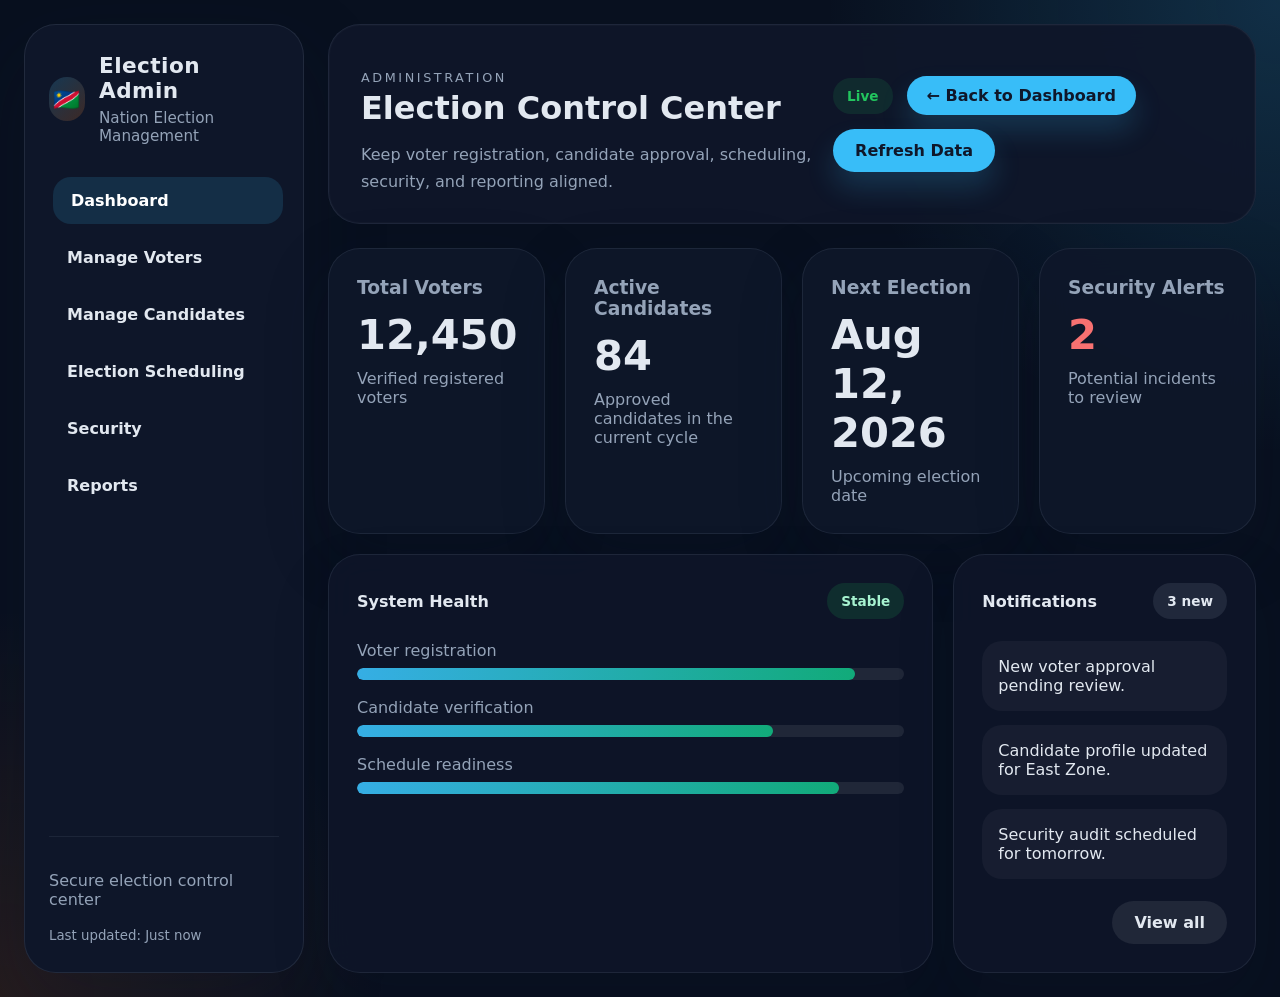
<file: admin.html>
﻿<!DOCTYPE html>
<html lang="en">
<head>
    <meta charset="UTF-8">
    <meta name="viewport" content="width=device-width, initial-scale=1.0">
    <title>Election Admin Dashboard</title>
    <link rel="stylesheet" href="admin.css">
</head>
<body>
    <div class="dashboard-shell">
        <aside class="sidebar">
            <a href="dash.html" style="text-decoration: none; color: inherit;">
                <div class="brand">
                    <div class="brand-icon">🇳🇦</div>
                    <div>
                        <h1>Election Admin</h1>
                        <p>Nation Election Management</p>
                    </div>
                </div>
            </a>

            <nav class="nav-menu">
                <button class="nav-item active" data-target="dashboard">Dashboard</button>
                <button class="nav-item" data-target="voters">Manage Voters</button>
                <button class="nav-item" data-target="candidates">Manage Candidates</button>
                <button class="nav-item" data-target="schedule">Election Scheduling</button>
                <button class="nav-item" data-target="security">Security</button>
                <button class="nav-item" data-target="reports">Reports</button>
            </nav>

            <div class="sidebar-footer">
                <p>Secure election control center</p>
                <small>Last updated: <span id="last-updated">Just now</span></small>
            </div>
        </aside>

        <main class="main-panel">
            <header class="topbar">
                <div>
                    <p class="eyebrow">Administration</p>
                    <h2>Election Control Center</h2>
                    <p>Keep voter registration, candidate approval, scheduling, security, and reporting aligned.</p>
                </div>
                <div class="top-right">
                    <div class="status-chip active-chip">Live</div>
                    <a href="dash.html" class="primary" style="text-decoration: none; padding: 10px 20px; display: inline-block;">← Back to Dashboard</a>
                    <button class="primary" id="refresh-button">Refresh Data</button>
                </div>
            </header>

            <section id="dashboard" class="content-panel active-panel">
                <div class="card-grid">
                    <article class="stat-card animate-card">
                        <h3>Total Voters</h3>
                        <p class="stat-number" id="voter-count">12,450</p>
                        <span class="stat-meta">Verified registered voters</span>
                    </article>
                    <article class="stat-card animate-card">
                        <h3>Active Candidates</h3>
                        <p class="stat-number" id="candidate-count">84</p>
                        <span class="stat-meta">Approved candidates in the current cycle</span>
                    </article>
                    <article class="stat-card animate-card">
                        <h3>Next Election</h3>
                        <p class="stat-number" id="next-election">Aug 12, 2026</p>
                        <span class="stat-meta">Upcoming election date</span>
                    </article>
                    <article class="stat-card animate-card">
                        <h3>Security Alerts</h3>
                        <p class="stat-number danger" id="security-alerts">2</p>
                        <span class="stat-meta">Potential incidents to review</span>
                    </article>
                </div>

                <div class="overview-grid">
                    <section class="overview-card animate-card">
                        <div class="card-header">
                            <h4>System Health</h4>
                            <span class="badge green">Stable</span>
                        </div>
                        <div class="progress-list">
                            <div>
                                <span>Voter registration</span>
                                <div class="progress-bar"><div style="width: 91%"></div></div>
                            </div>
                            <div>
                                <span>Candidate verification</span>
                                <div class="progress-bar"><div style="width: 76%"></div></div>
                            </div>
                            <div>
                                <span>Schedule readiness</span>
                                <div class="progress-bar"><div style="width: 88%"></div></div>
                            </div>
                        </div>
                    </section>

                    <section class="overview-card animate-card notifications-card">
                        <div class="card-header">
                            <h4>Notifications</h4>
                            <span class="badge">3 new</span>
                        </div>
                        <ul class="notification-list">
                            <li>New voter approval pending review.</li>
                            <li>Candidate profile updated for East Zone.</li>
                            <li>Security audit scheduled for tomorrow.</li>
                        </ul>
                        <div class="notification-actions">
                            <button class="secondary" onclick="showToast('Opening notification center')">View all</button>
                        </div>
                    </section>
                </div>
            </section>

            <section id="voters" class="content-panel">
                <div class="section-header">
                    <h3>Manage Voters</h3>
                    <button class="secondary" onclick="showToast('Search active voters')">Search Voters</button>
                </div>
                <div class="panel-card animate-card">
                    <div class="panel-row">
                        <label>Search voter by ID or name</label>
                        <input type="text" id="voter-search" placeholder="Enter voter name or ID">
                        <button class="primary" onclick="showToast('Search results updated')">Search</button>
                    </div>
                    <table>
                        <thead>
                            <tr><th>ID</th><th>Name</th><th>Status</th><th>District</th></tr>
                        </thead>
                        <tbody>
                            <tr><td>VTR-0012</td><td>Amina Okafor</td><td>Active</td><td>North Zone</td></tr>
                            <tr><td>VTR-0047</td><td>Samuel Mathews</td><td>Pending</td><td>East Zone</td></tr>
                            <tr><td>VTR-0230</td><td>Leila Ahmed</td><td>Active</td><td>Central Zone</td></tr>
                        </tbody>
                    </table>
                </div>
            </section>

            <section id="candidates" class="content-panel">
                <div class="section-header">
                    <h3>Manage Candidates</h3>
                    <button class="secondary" onclick="showToast('Candidate list refreshed')">Refresh</button>
                </div>
                <div class="panel-card animate-card">
                    <div class="panel-row">
                        <label>Filter by party or district</label>
                        <input type="text" id="candidate-search" placeholder="Enter party or district">
                        <button class="primary" onclick="showToast('Candidate filter applied')">Filter</button>
                    </div>
                    <table>
                        <thead>
                            <tr><th>ID</th><th>Name</th><th>Party</th><th>Status</th></tr>
                        </thead>
                        <tbody>
                            <tr><td>CAN-102</td><td>Mary Johnson</td><td>National Unity</td><td>Approved</td></tr>
                            <tr><td>CAN-215</td><td>Ibrahim Musa</td><td>People's Voice</td><td>Pending</td></tr>
                            <tr><td>CAN-308</td><td>Grace Chen</td><td>Progress Alliance</td><td>Approved</td></tr>
                        </tbody>
                    </table>
                </div>
            </section>

            <section id="schedule" class="content-panel">
                <div class="section-header">
                    <h3>Election Scheduling</h3>
                    <button class="secondary" onclick="showToast('Scheduling tools ready')">New Schedule</button>
                </div>
                <div class="panel-card schedule-card animate-card">
                    <form id="schedule-form" onsubmit="scheduleElection(event)">
                        <div class="form-grid">
                            <div>
                                <label>Election Name</label>
                                <input type="text" id="election-name" placeholder="General Election 2026" required>
                            </div>
                            <div>
                                <label>Election Date</label>
                                <input type="date" id="election-date" required>
                            </div>
                            <div>
                                <label>Registration Deadline</label>
                                <input type="date" id="registration-deadline" required>
                            </div>
                            <div>
                                <label>Region</label>
                                <select id="election-region" required>
                                    <option value="National">National</option>
                                    <option value="North Zone">North Zone</option>
                                    <option value="East Zone">East Zone</option>
                                    <option value="Central Zone">Central Zone</option>
                                </select>
                            </div>
                        </div>
                        <div class="form-actions">
                            <button type="submit" class="primary">Save Schedule</button>
                        </div>
                    </form>
                </div>
            </section>

            <section id="security" class="content-panel">
                <div class="section-header">
                    <h3>Security</h3>
                    <button class="secondary" onclick="showToast('Security audit launched')">Run Audit</button>
                </div>
                <div class="panel-card security-card animate-card">
                    <ul class="security-list">
                        <li><strong>Two-factor Authentication</strong><span>Enabled</span></li>
                        <li><strong>Encryption status</strong><span>Active</span></li>
                        <li><strong>Unauthorized access</strong><span>0 alerts</span></li>
                        <li><strong>System health</strong><span>Good</span></li>
                    </ul>
                    <div class="security-actions">
                        <button class="primary" onclick="showToast('Security settings updated')">Update Settings</button>
                    </div>
                </div>
            </section>

            <section id="reports" class="content-panel">
                <div class="section-header">
                    <h3>Reports</h3>
                    <div class="report-actions">
                        <button class="secondary" onclick="generateReport()">Generate Report</button>
                        <button class="secondary" onclick="downloadReport()">Download CSV</button>
                    </div>
                </div>
                <div class="panel-card animate-card">
                    <table>
                        <thead>
                            <tr><th>Report</th><th>Date</th><th>Status</th></tr>
                        </thead>
                        <tbody>
                            <tr><td>Voter Registration Summary</td><td>Mar 28, 2026</td><td>Completed</td></tr>
                            <tr><td>Candidate Approval Log</td><td>Mar 30, 2026</td><td>Completed</td></tr>
                            <tr><td>Security Audit</td><td>Apr 01, 2026</td><td>Pending</td></tr>
                        </tbody>
                    </table>
                </div>
            </section>
        </main>
    </div>

    <div id="toast" class="toast"></div>
    <script src="admin.js"></script>
</body>
</html>
</file>
<file: admin.css>
﻿:root {
    --bg: #08101f;
    --page: rgba(15, 23, 42, 0.95);
    --panel: rgba(15, 23, 42, 0.82);
    --panel-soft: rgba(30, 41, 59, 0.88);
    --text: #e2e8f0;
    --muted: #94a3b8;
    --primary: #38bdf8;
    --primary-soft: rgba(56, 189, 248, 0.18);
    --accent: #f97316;
    --success: #22c55e;
    --danger: #f87171;
}
* {
    box-sizing: border-box;
}
html, body {
    margin: 0;
    min-height: 100%;
    font-family: Inter, system-ui, sans-serif;
    color: var(--text);
    background: radial-gradient(circle at top right, rgba(56, 189, 248, 0.18), transparent 28%),
                radial-gradient(circle at bottom left, rgba(249, 115, 22, 0.12), transparent 24%),
                var(--bg);
}
button, input, select {
    font: inherit;
}
button {
    cursor: pointer;
}
.dashboard-shell {
    display: grid;
    grid-template-columns: 280px 1fr;
    min-height: 100vh;
    gap: 24px;
    padding: 24px;
}
.sidebar {
    background: rgba(15, 23, 42, 0.98);
    border: 1px solid rgba(148, 163, 184, 0.14);
    box-shadow: 0 32px 80px rgba(15, 23, 42, 0.25);
    border-radius: 32px;
    padding: 28px 24px;
    display: flex;
    flex-direction: column;
    gap: 32px;
}
.brand {
    display: flex;
    align-items: center;
    gap: 14px;
}
.brand-icon {
    width: 44px;
    height: 44px;
    border-radius: 18px;
    background: linear-gradient(135deg, rgba(56,189,248,0.2), rgba(249,115,22,0.2));
    display: grid;
    place-items: center;
    font-size: 1.35rem;
}
.brand h1 {
    margin: 0;
    font-size: 1.35rem;
    letter-spacing: 0.02em;
}
.brand p {
    margin: 6px 0 0;
    color: var(--muted);
    font-size: 0.95rem;
}
.nav-menu {
    display: flex;
    flex-direction: column;
    gap: 10px;
}
.nav-item {
    background: transparent;
    border: none;
    color: var(--text);
    padding: 14px 18px;
    text-align: left;
    border-radius: 18px;
    transition: all 220ms ease;
    font-weight: 600;
}
.nav-item:hover,
.nav-item.active {
    background: rgba(56, 189, 248, 0.14);
    color: #ffffff;
    transform: translateX(4px);
}
.sidebar-footer {
    margin-top: auto;
    color: var(--muted);
    border-top: 1px solid rgba(148, 163, 184, 0.1);
    padding-top: 18px;
}
.main-panel {
    display: flex;
    flex-direction: column;
    gap: 24px;
}
.topbar {
    display: flex;
    justify-content: space-between;
    align-items: center;
    gap: 16px;
    padding: 28px 32px;
    background: var(--page);
    border: 1px solid rgba(148, 163, 184, 0.12);
    border-radius: 32px;
    backdrop-filter: blur(12px);
    box-shadow: inset 0 0 0 1px rgba(255,255,255,0.02);
}
.eyebrow {
    margin: 0 0 10px;
    letter-spacing: 0.2em;
    text-transform: uppercase;
    font-size: 0.8rem;
    color: var(--accent);
}
.topbar h2 {
    margin: 0;
    font-size: 2rem;
}
.topbar p {
    margin: 14px 0 0;
    max-width: 560px;
    color: var(--muted);
    line-height: 1.7;
}
.top-right {
    display: flex;
    align-items: center;
    gap: 14px;
    flex-wrap: wrap;
}
.status-chip,
.badge {
    display: inline-flex;
    align-items: center;
    gap: 8px;
    padding: 10px 14px;
    border-radius: 999px;
    font-size: 0.85rem;
    font-weight: 700;
}
.active-chip {
    background: rgba(34, 197, 94, 0.12);
    color: var(--success);
}
.badge {
    background: rgba(148, 163, 184, 0.14);
    color: var(--text);
}
.badge.green {
    background: rgba(34, 197, 94, 0.14);
    color: #a7f3d0;
}
.primary,
.secondary {
    border: none;
    border-radius: 999px;
    padding: 12px 22px;
    font-weight: 700;
    transition: transform 200ms ease, background 200ms ease;
}
.primary {
    background: var(--primary);
    color: #0f172a;
    box-shadow: 0 16px 28px rgba(56, 189, 248, 0.18);
}
.primary:hover {
    transform: translateY(-2px);
    background: #22d3ee;
}

/* Support for links styled as primary buttons */
a.primary {
    text-decoration: none;
    display: inline-block;
}

a.primary:hover {
    transform: translateY(-2px);
    background: #22d3ee;
}
.secondary {
    background: rgba(255,255,255,0.08);
    color: var(--text);
}
.secondary:hover {
    background: rgba(255,255,255,0.14);
}
.content-panel {
    display: none;
    gap: 20px;
    opacity: 0;
    transform: translateY(24px);
    transition: opacity 320ms ease, transform 320ms ease;
}
.active-panel {
    display: grid;
    opacity: 1;
    transform: translateY(0);
}
.card-grid {
    display: grid;
    grid-template-columns: repeat(4, minmax(0, 1fr));
    gap: 20px;
}
.stat-card,
.panel-card,
.overview-card,
.security-card {
    background: rgba(15, 23, 42, 0.92);
    border: 1px solid rgba(148, 163, 184, 0.12);
    border-radius: 32px;
    padding: 28px;
    backdrop-filter: blur(16px);
    box-shadow: 0 24px 64px rgba(15, 23, 42, 0.22);
    position: relative;
    overflow: hidden;
    transition: transform 250ms ease, box-shadow 250ms ease, background 250ms ease;
}
.stat-card:hover,
.panel-card:hover,
.overview-card:hover,
.security-card:hover {
    transform: translateY(-4px);
    box-shadow: 0 34px 80px rgba(15, 23, 42, 0.24);
}
.panel-card::before,
.overview-card::before,
.security-card::before {
    content: '';
    position: absolute;
    inset: 0;
    background: linear-gradient(135deg, rgba(56, 189, 248, 0.12), transparent 44%);
    opacity: 0;
    transition: opacity 260ms ease;
    pointer-events: none;
}
.panel-card:hover::before,
.overview-card:hover::before,
.security-card:hover::before {
    opacity: 1;
}
.stat-card::before {
    content: '';
    position: absolute;
    inset: 0;
    background: linear-gradient(135deg, rgba(56,189,248,0.12), transparent 40%);
    opacity: 0;
    transition: opacity 260ms ease;
}
.stat-card:hover::before {
    opacity: 1;
}
.stat-card h3 {
    margin: 0 0 12px;
    color: var(--muted);
}
.stat-number {
    margin: 0;
    font-size: 2.6rem;
    font-weight: 800;
}
.stat-number.danger {
    color: var(--danger);
}
.stat-meta {
    display: block;
    margin-top: 10px;
    color: var(--muted);
}
.overview-grid {
    display: grid;
    grid-template-columns: 2fr 1fr;
    gap: 20px;
}
.overview-card,
.panel-card {
    background: var(--panel);
    border: 1px solid rgba(148, 163, 184, 0.12);
    border-radius: 32px;
    padding: 28px;
    box-shadow: 0 26px 60px rgba(15, 23, 42, 0.14);
}
.card-header {
    display: flex;
    justify-content: space-between;
    align-items: center;
    gap: 14px;
    margin-bottom: 22px;
}
.card-header h4,
.section-header h3 {
    margin: 0;
}
.progress-list {
    display: grid;
    gap: 18px;
}
.progress-list span {
    display: block;
    margin-bottom: 8px;
    color: var(--muted);
}
.progress-bar {
    height: 12px;
    border-radius: 999px;
    background: rgba(255,255,255,0.08);
    overflow: hidden;
}
.progress-bar div {
    height: 100%;
    border-radius: 999px;
    background: linear-gradient(90deg, rgba(56,189,248,0.9), rgba(16,185,129,0.9));
}
.notifications-card .notification-list {
    list-style: none;
    padding: 0;
    margin: 0;
    display: grid;
    gap: 14px;
}
.notification-list li {
    padding: 16px;
    border-radius: 20px;
    background: rgba(255,255,255,0.04);
    color: var(--text);
    transition: transform 240ms ease, box-shadow 240ms ease, background 240ms ease;
}
.notification-list li:hover {
    transform: translateX(4px);
    box-shadow: 0 18px 40px rgba(15, 23, 42, 0.12);
    background: rgba(56, 189, 248, 0.08);
}
.notification-actions {
    margin-top: 22px;
    display: flex;
    justify-content: flex-end;
}
.section-header {
    display: flex;
    justify-content: space-between;
    align-items: center;
    gap: 16px;
}
.panel-row {
    display: grid;
    grid-template-columns: 1fr auto auto;
    gap: 16px;
    align-items: end;
    margin-bottom: 24px;
}
.panel-row label {
    color: var(--muted);
}
.panel-row input,
.panel-row select,
.form-grid input,
.form-grid select {
    width: 100%;
    padding: 14px 16px;
    border-radius: 18px;
    border: 1px solid rgba(148, 163, 184, 0.18);
    background: rgba(255,255,255,0.08);
    color: var(--text);
    transition: border-color 200ms ease, box-shadow 200ms ease, transform 200ms ease;
}
.panel-row input:focus,
.panel-row select:focus,
.form-grid input:focus,
.form-grid select:focus {
    outline: none;
    border-color: rgba(56, 189, 248, 0.92);
    box-shadow: 0 0 0 4px rgba(56, 189, 248, 0.14);
    transform: translateY(-1px);
}
table {
    width: 100%;
    border-collapse: separate;
    border-spacing: 0 8px;
    background: transparent;
}
th, td {
    text-align: left;
    padding: 16px 18px;
    border-bottom: 1px solid rgba(148, 163, 184, 0.12);
}
th {
    color: var(--muted);
    font-weight: 700;
}
tbody tr {
    background: rgba(255,255,255,0.04);
    border-radius: 18px;
    transition: background 240ms ease, transform 240ms ease;
}
tbody tr:hover {
    background: rgba(56, 189, 248, 0.12);
    transform: translateX(4px);
}
.schedule-card form {
    display: grid;
    gap: 22px;
}
.form-grid {
    display: grid;
    grid-template-columns: repeat(2, minmax(0, 1fr));
    gap: 18px;
}
.form-grid label {
    display: block;
    margin-bottom: 10px;
    color: var(--muted);
}
.form-grid input,
.form-grid select {
    width: 100%;
    padding: 14px 16px;
    border-radius: 18px;
    border: 1px solid rgba(148, 163, 184, 0.18);
    background: rgba(255,255,255,0.08);
    color: var(--text);
}
.form-actions {
    display: flex;
    justify-content: flex-end;
}
.security-card {
    display: grid;
    gap: 20px;
}
.security-list li {
    display: flex;
    justify-content: space-between;
    gap: 16px;
    background: rgba(255,255,255,0.04);
    padding: 18px 20px;
    border-radius: 22px;
}
.security-actions {
    display: flex;
    justify-content: flex-end;
}
.toast {
    position: fixed;
    bottom: 24px;
    right: 24px;
    min-width: 240px;
    padding: 16px 20px;
    border-radius: 20px;
    background: rgba(15,23,42,0.95);
    color: var(--text);
    box-shadow: 0 24px 60px rgba(15, 23, 42, 0.35);
    opacity: 0;
    transform: translateY(24px);
    transition: opacity 240ms ease, transform 240ms ease;
    pointer-events: none;
    z-index: 50;
}
.toast.show {
    opacity: 1;
    transform: translateY(0);
}
.animate-card {
    animation: fadeInUp 0.65s ease forwards;
    opacity: 0;
}
@keyframes fadeInUp {
    from { opacity: 0; transform: translateY(22px); }
    to { opacity: 1; transform: translateY(0); }
}
.report-actions {
    display: flex;
    gap: 12px;
    flex-wrap: wrap;
}
@media (max-width: 1100px) {
    .dashboard-shell {
        grid-template-columns: 1fr;
    }
    .card-grid,
    .overview-grid,
    .form-grid {
        grid-template-columns: 1fr;
    }
}
@media (max-width: 720px) {
    .sidebar {
        padding: 20px 18px;
    }
    .topbar,
    .panel-card,
    .overview-card {
        padding: 22px;
    }
    .panel-row {
        grid-template-columns: 1fr;
    }
}
</file>
